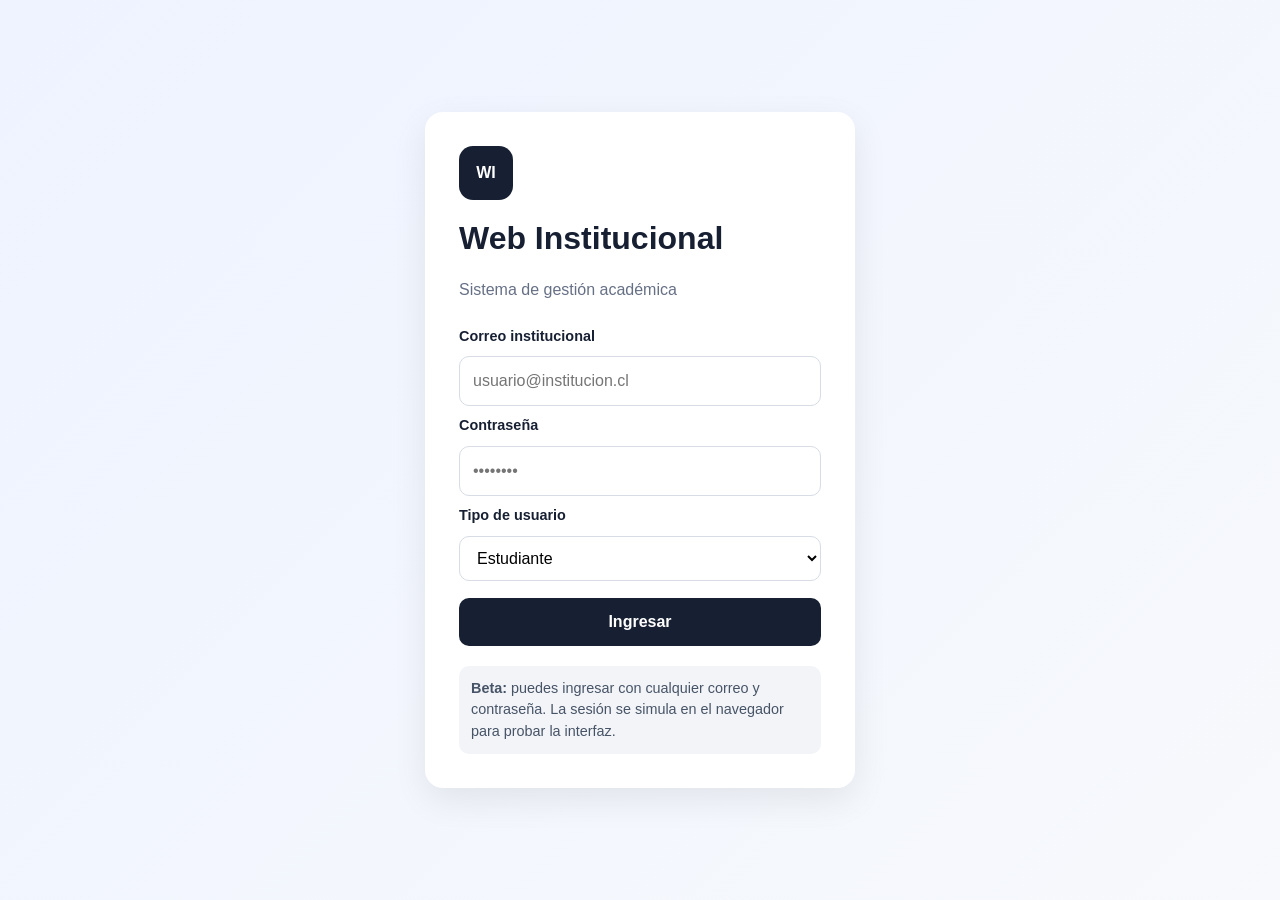
<file: frontend/index.html>
<!DOCTYPE html>
<html lang="es">
<head>
    <meta charset="UTF-8">
    <meta name="viewport" content="width=device-width, initial-scale=1.0">
    <title>Web Institucional | Inicio</title>
    <link rel="stylesheet" href="css/styles.css">
</head>
<body class="login-page">
    <main class="login-card">
        <div class="brand">WI</div>
        <h1>Web Institucional</h1>
        <p class="muted">Sistema de gestión académica</p>

        <form id="loginForm">
            <label for="email">Correo institucional</label>
            <input id="email" type="email" placeholder="usuario@institucion.cl" required>

            <label for="password">Contraseña</label>
            <input id="password" type="password" placeholder="••••••••" required>

            <label for="role">Tipo de usuario</label>
            <select id="role">
                <option value="estudiante">Estudiante</option>
                <option value="docente">Docente</option>
                <option value="administrativo">Administrativo</option>
            </select>

            <button class="btn primary" type="submit">Ingresar</button>
        </form>

        <div class="demo-box">
            <strong>Beta:</strong> puedes ingresar con cualquier correo y contraseña.
            La sesión se simula en el navegador para probar la interfaz.
        </div>
    </main>
    <script src="js/app.js"></script>
</body>
</html>
</file>
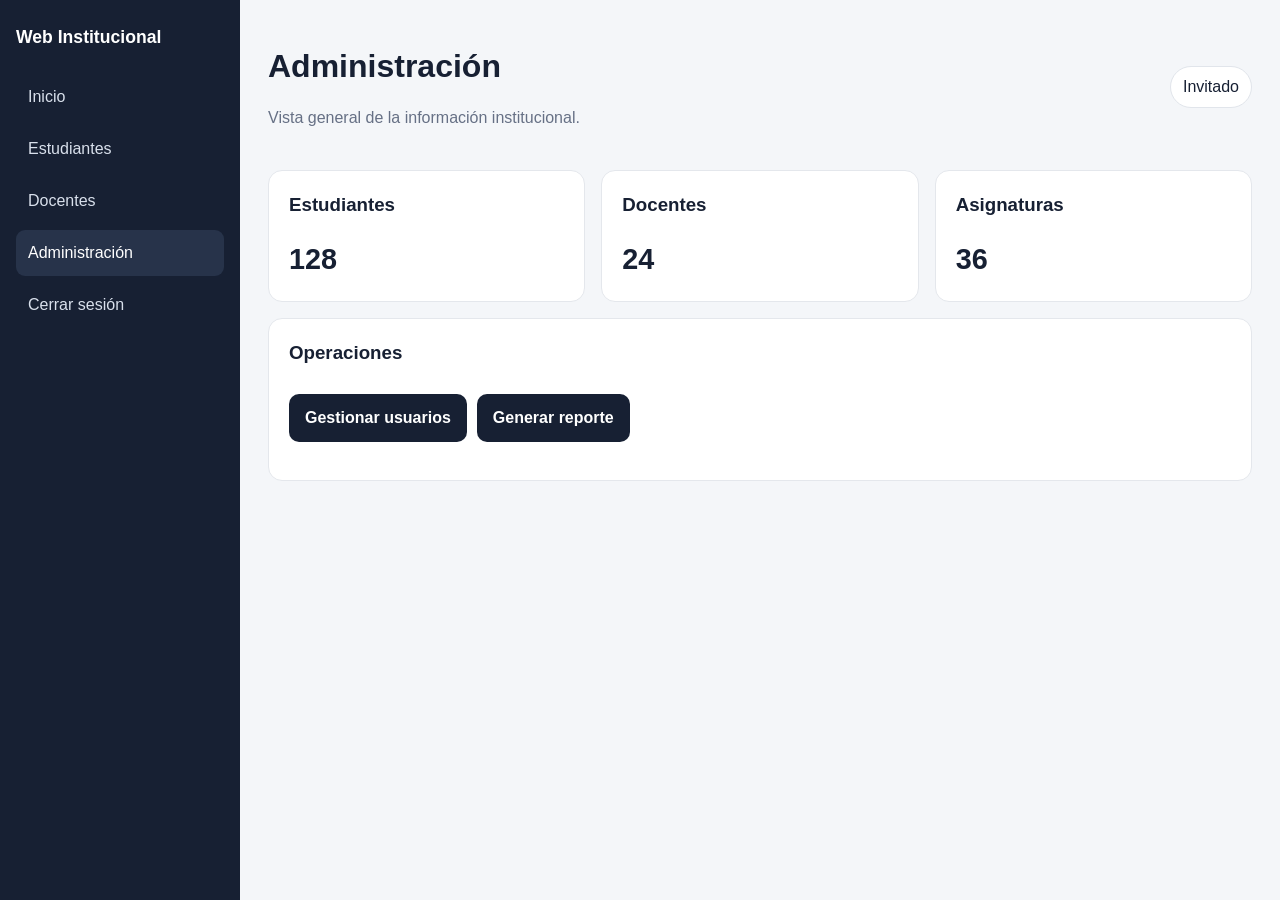
<file: frontend/administrativo.html>
<!DOCTYPE html>
<html lang="es">
<head><meta charset="UTF-8"><meta name="viewport" content="width=device-width, initial-scale=1.0">
<title>Web Institucional | Administración</title><link rel="stylesheet" href="css/styles.css"></head>
<body>
<div class="app-shell"><aside class="sidebar"><h2>Web Institucional</h2><nav class="nav">
<a href="dashboard.html">Inicio</a><a href="estudiantes.html">Estudiantes</a><a href="docentes.html">Docentes</a><a class="active" href="administrativo.html">Administración</a><button class="logout" onclick="logout()">Cerrar sesión</button>
</nav></aside>
<main class="content"><div class="topbar"><div><h1>Administración</h1><p class="muted">Vista general de la información institucional.</p></div><div class="user-pill"><span data-role>Administrativo</span></div></div>
<div class="grid"><div class="card"><h3>Estudiantes</h3><div class="stat">128</div></div><div class="card"><h3>Docentes</h3><div class="stat">24</div></div><div class="card"><h3>Asignaturas</h3><div class="stat">36</div></div></div>
<div class="card" style="margin-top:16px"><h3>Operaciones</h3><div class="actions"><button class="btn primary" onclick="alert('Beta: gestión de usuarios simulada.')">Gestionar usuarios</button><button class="btn primary" onclick="alert('Beta: reporte generado de forma simulada.')">Generar reporte</button></div></div>
</main></div><script src="js/app.js"></script></body></html>
</file>
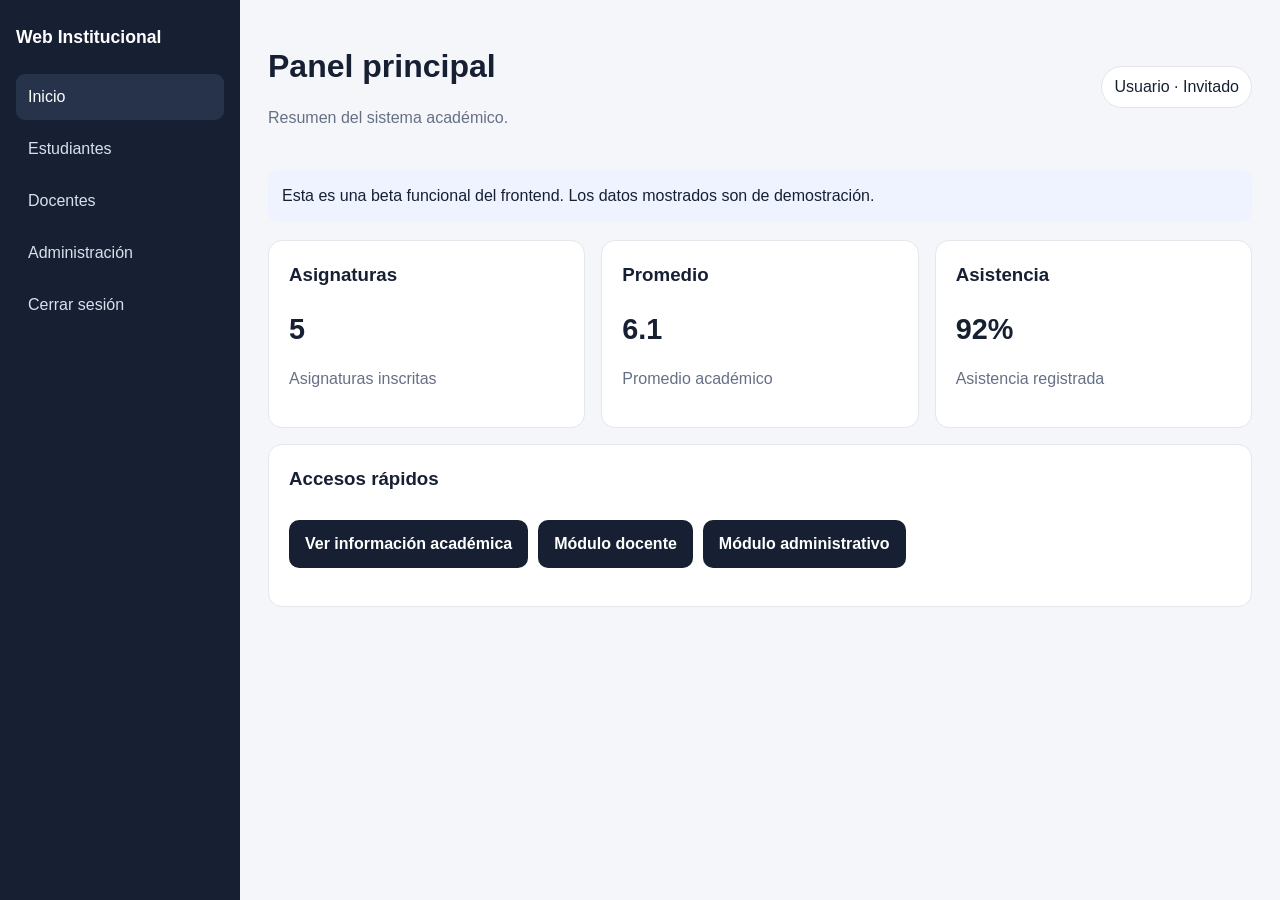
<file: frontend/dashboard.html>
<!DOCTYPE html>
<html lang="es">
<head>
<meta charset="UTF-8"><meta name="viewport" content="width=device-width, initial-scale=1.0">
<title>Web Institucional | Panel</title><link rel="stylesheet" href="css/styles.css">
</head>
<body>
<div class="app-shell">
<aside class="sidebar">
<h2>Web Institucional</h2>
<nav class="nav">
<a class="active" href="dashboard.html">Inicio</a>
<a href="estudiantes.html">Estudiantes</a>
<a href="docentes.html">Docentes</a>
<a href="administrativo.html">Administración</a>
<button class="logout" onclick="logout()">Cerrar sesión</button>
</nav>
</aside>
<main class="content">
<div class="topbar"><div><h1>Panel principal</h1><p class="muted">Resumen del sistema académico.</p></div><div class="user-pill"><span data-user>Usuario</span> · <span data-role>Invitado</span></div></div>
<div class="notice">Esta es una beta funcional del frontend. Los datos mostrados son de demostración.</div>
<div class="grid">
<div class="card"><h3>Asignaturas</h3><div class="stat">5</div><p class="muted">Asignaturas inscritas</p></div>
<div class="card"><h3>Promedio</h3><div class="stat">6.1</div><p class="muted">Promedio académico</p></div>
<div class="card"><h3>Asistencia</h3><div class="stat">92%</div><p class="muted">Asistencia registrada</p></div>
</div>
<div class="card" style="margin-top:16px">
<h3>Accesos rápidos</h3>
<div class="actions">
<a class="btn primary" href="estudiantes.html">Ver información académica</a>
<a class="btn primary" href="docentes.html">Módulo docente</a>
<a class="btn primary" href="administrativo.html">Módulo administrativo</a>
</div>
</div>
</main>
</div>
<script src="js/app.js"></script>
</body></html>
</file>
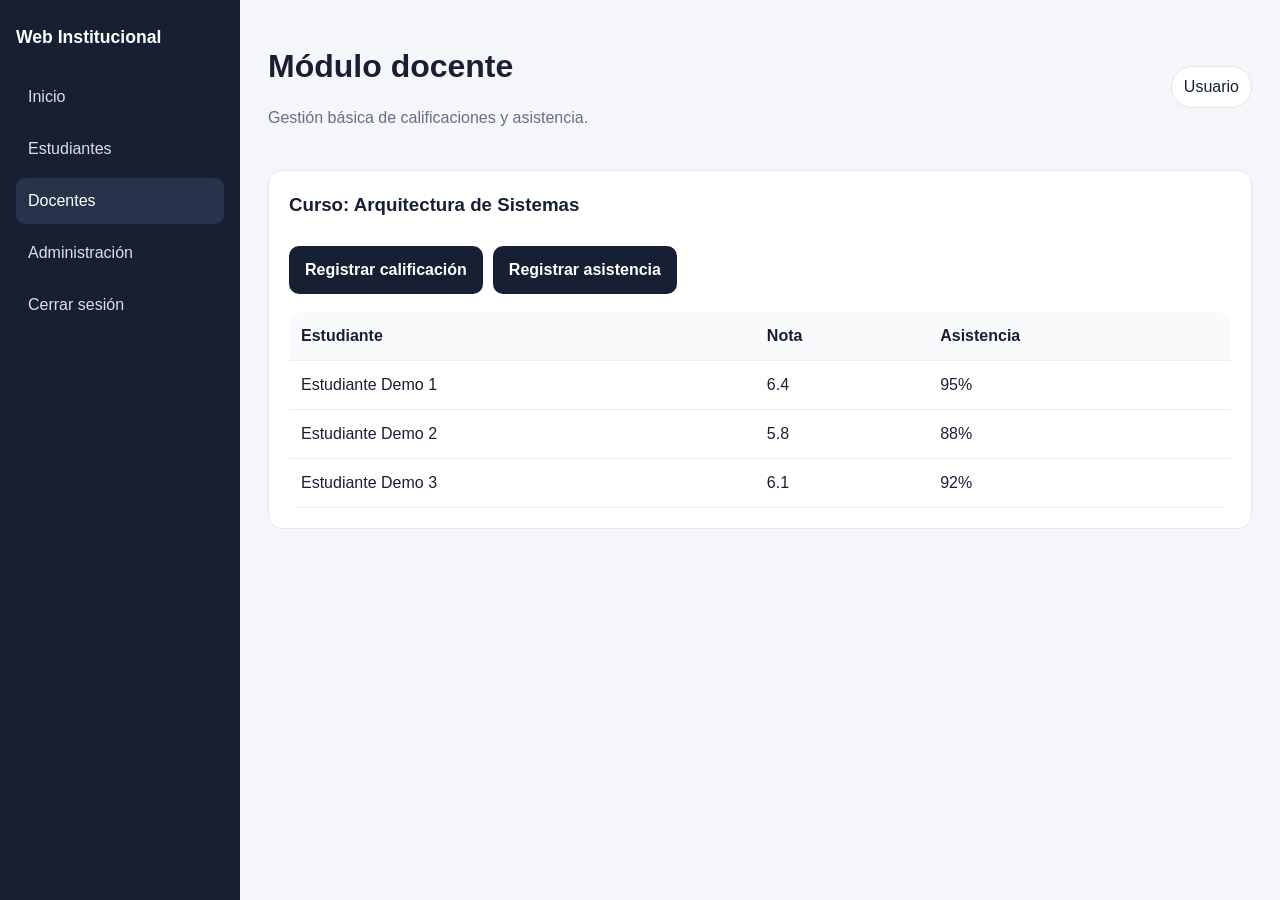
<file: frontend/docentes.html>
<!DOCTYPE html>
<html lang="es">
<head><meta charset="UTF-8"><meta name="viewport" content="width=device-width, initial-scale=1.0">
<title>Web Institucional | Docentes</title><link rel="stylesheet" href="css/styles.css"></head>
<body>
<div class="app-shell"><aside class="sidebar"><h2>Web Institucional</h2><nav class="nav">
<a href="dashboard.html">Inicio</a><a href="estudiantes.html">Estudiantes</a><a class="active" href="docentes.html">Docentes</a><a href="administrativo.html">Administración</a><button class="logout" onclick="logout()">Cerrar sesión</button>
</nav></aside>
<main class="content"><div class="topbar"><div><h1>Módulo docente</h1><p class="muted">Gestión básica de calificaciones y asistencia.</p></div><div class="user-pill"><span data-user>Usuario</span></div></div>
<div class="card"><h3>Curso: Arquitectura de Sistemas</h3><div class="actions"><button class="btn primary" onclick="alert('Beta: formulario de calificaciones disponible en la siguiente iteración.')">Registrar calificación</button><button class="btn primary" onclick="alert('Beta: módulo de asistencia simulado.')">Registrar asistencia</button></div>
<div class="table-wrap"><table><thead><tr><th>Estudiante</th><th>Nota</th><th>Asistencia</th></tr></thead><tbody><tr><td>Estudiante Demo 1</td><td>6.4</td><td>95%</td></tr><tr><td>Estudiante Demo 2</td><td>5.8</td><td>88%</td></tr><tr><td>Estudiante Demo 3</td><td>6.1</td><td>92%</td></tr></tbody></table></div></div>
</main></div><script src="js/app.js"></script></body></html>
</file>
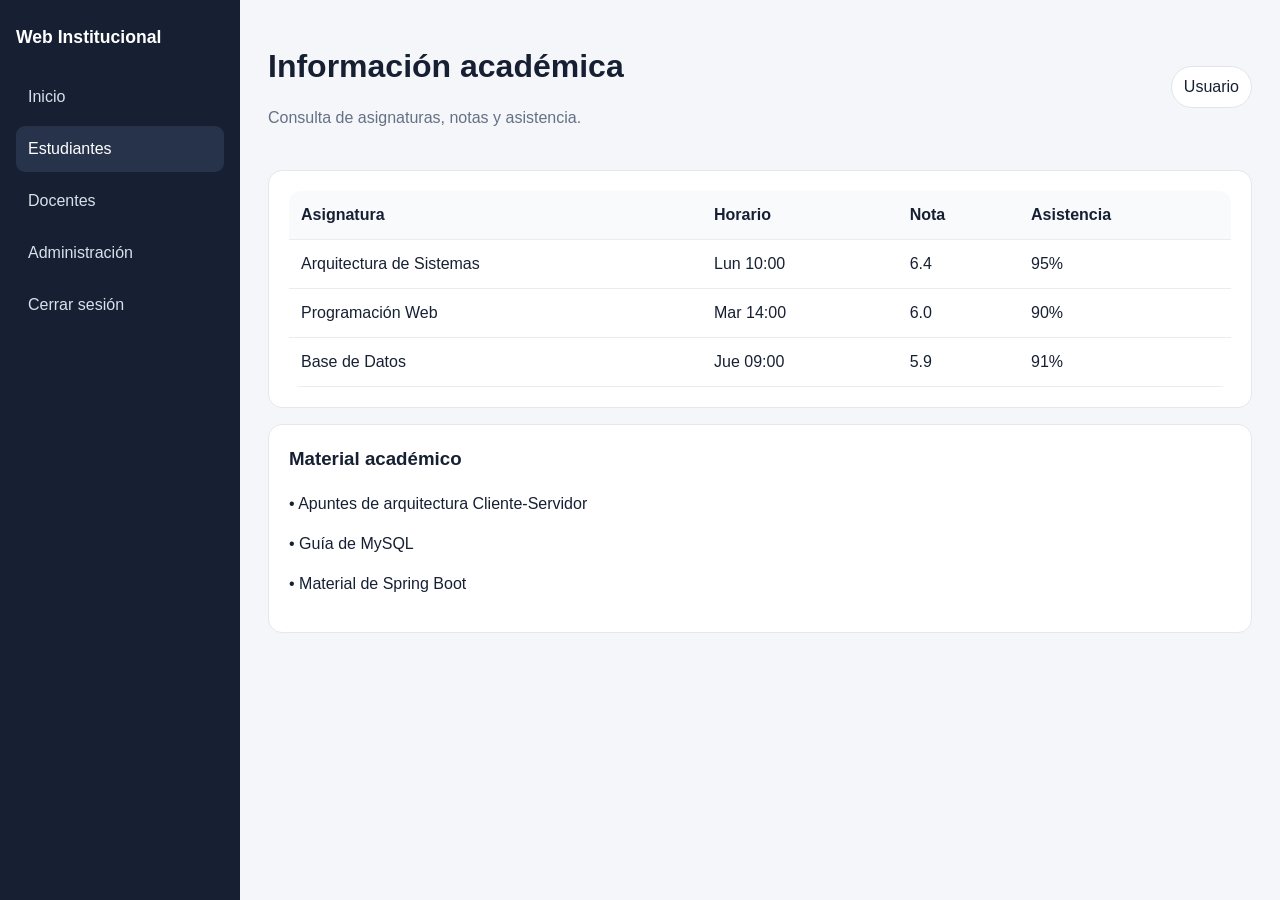
<file: frontend/estudiantes.html>
<!DOCTYPE html>
<html lang="es">
<head><meta charset="UTF-8"><meta name="viewport" content="width=device-width, initial-scale=1.0">
<title>Web Institucional | Estudiantes</title><link rel="stylesheet" href="css/styles.css"></head>
<body>
<div class="app-shell"><aside class="sidebar"><h2>Web Institucional</h2><nav class="nav">
<a href="dashboard.html">Inicio</a><a class="active" href="estudiantes.html">Estudiantes</a><a href="docentes.html">Docentes</a><a href="administrativo.html">Administración</a><button class="logout" onclick="logout()">Cerrar sesión</button>
</nav></aside>
<main class="content"><div class="topbar"><div><h1>Información académica</h1><p class="muted">Consulta de asignaturas, notas y asistencia.</p></div><div class="user-pill"><span data-user>Usuario</span></div></div>
<div class="card table-wrap"><table><thead><tr><th>Asignatura</th><th>Horario</th><th>Nota</th><th>Asistencia</th></tr></thead>
<tbody><tr><td>Arquitectura de Sistemas</td><td>Lun 10:00</td><td>6.4</td><td>95%</td></tr><tr><td>Programación Web</td><td>Mar 14:00</td><td>6.0</td><td>90%</td></tr><tr><td>Base de Datos</td><td>Jue 09:00</td><td>5.9</td><td>91%</td></tr></tbody></table></div>
<div class="card" style="margin-top:16px"><h3>Material académico</h3><p>• Apuntes de arquitectura Cliente-Servidor</p><p>• Guía de MySQL</p><p>• Material de Spring Boot</p></div>
</main></div><script src="js/app.js"></script></body></html>
</file>
<file: frontend/css/styles.css>
:root {
    font-family: Arial, Helvetica, sans-serif;
    color: #172033;
    background: #f4f6f9;
    line-height: 1.5;
}
* { box-sizing: border-box; }
body { margin: 0; min-height: 100vh; }
a { color: inherit; text-decoration: none; }
button, input, select { font: inherit; }

.login-page {
    display: grid;
    place-items: center;
    padding: 24px;
    background: linear-gradient(135deg, #eef3ff, #f7f9fc);
}
.login-card {
    width: min(430px, 100%);
    background: white;
    padding: 34px;
    border-radius: 18px;
    box-shadow: 0 12px 35px rgba(0,0,0,.08);
}
.brand {
    width: 54px; height: 54px; display: grid; place-items: center;
    border-radius: 14px; background: #172033; color: white; font-weight: 700;
}
h1 { margin: 14px 0 4px; }
.muted { color: #667085; }
form { display: grid; gap: 9px; margin-top: 24px; }
label { font-weight: 700; font-size: .9rem; }
input, select {
    width: 100%; padding: 12px 13px; border: 1px solid #d7dce5;
    border-radius: 10px; background: white;
}
.btn {
    border: 0; border-radius: 10px; padding: 12px 16px;
    cursor: pointer; font-weight: 700;
}
.primary { background: #172033; color: white; margin-top: 8px; }
.demo-box {
    margin-top: 20px; padding: 12px; border-radius: 10px;
    background: #f2f4f7; color: #475467; font-size: .9rem;
}

.app-shell { display: grid; grid-template-columns: 240px 1fr; min-height: 100vh; }
.sidebar {
    background: #172033; color: white; padding: 24px 16px;
}
.sidebar h2 { font-size: 1.1rem; margin: 0 0 24px; }
.nav { display: grid; gap: 6px; }
.nav a, .logout {
    display: block; padding: 11px 12px; border-radius: 9px;
    color: #d9e0ec; background: transparent; border: 0; text-align: left; width: 100%;
    cursor: pointer;
}
.nav a:hover, .nav a.active, .logout:hover { background: #27334a; color: white; }
.content { padding: 28px; max-width: 1200px; width: 100%; }
.topbar { display:flex; justify-content:space-between; align-items:center; gap:16px; margin-bottom: 24px; }
.user-pill { background: white; border: 1px solid #e1e5eb; padding: 8px 12px; border-radius: 999px; }
.grid { display:grid; grid-template-columns: repeat(3, 1fr); gap:16px; }
.card {
    background: white; border: 1px solid #e4e7ec; border-radius: 14px;
    padding: 20px;
}
.card h3 { margin-top: 0; }
.stat { font-size: 1.8rem; font-weight: 700; margin-top: 8px; }
.table-wrap { overflow-x:auto; }
table { width:100%; border-collapse: collapse; background:white; border-radius:12px; overflow:hidden; }
th, td { padding: 12px; border-bottom: 1px solid #eaecf0; text-align:left; }
th { background:#f8fafc; }
.actions { display:flex; flex-wrap:wrap; gap:10px; margin:18px 0; }
.notice { padding:14px; background:#eef3ff; border-radius:10px; margin-bottom:18px; }

@media (max-width: 800px) {
    .app-shell { grid-template-columns: 1fr; }
    .sidebar { padding: 14px; }
    .nav { display:flex; overflow:auto; }
    .nav a, .logout { white-space:nowrap; }
    .content { padding: 18px; }
    .grid { grid-template-columns: 1fr; }
    .topbar { align-items:flex-start; flex-direction:column; }
}
</file>
